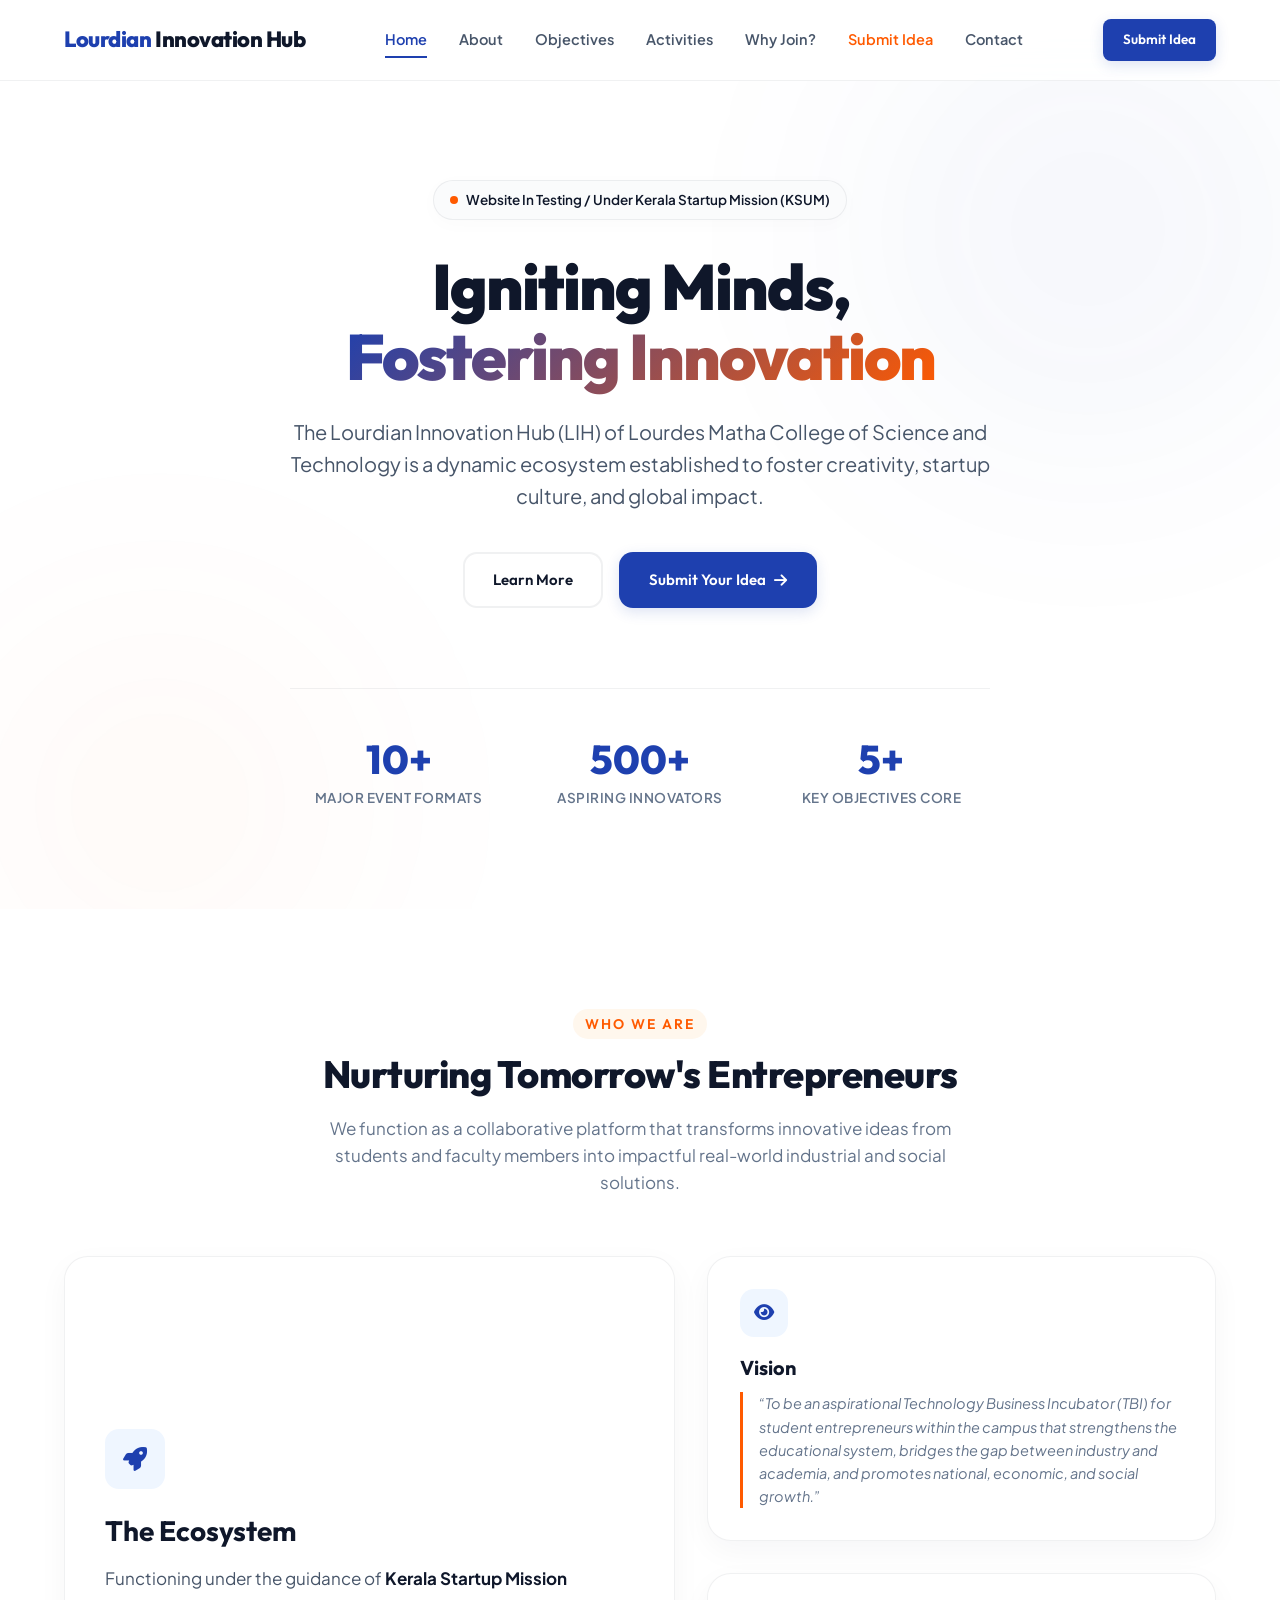
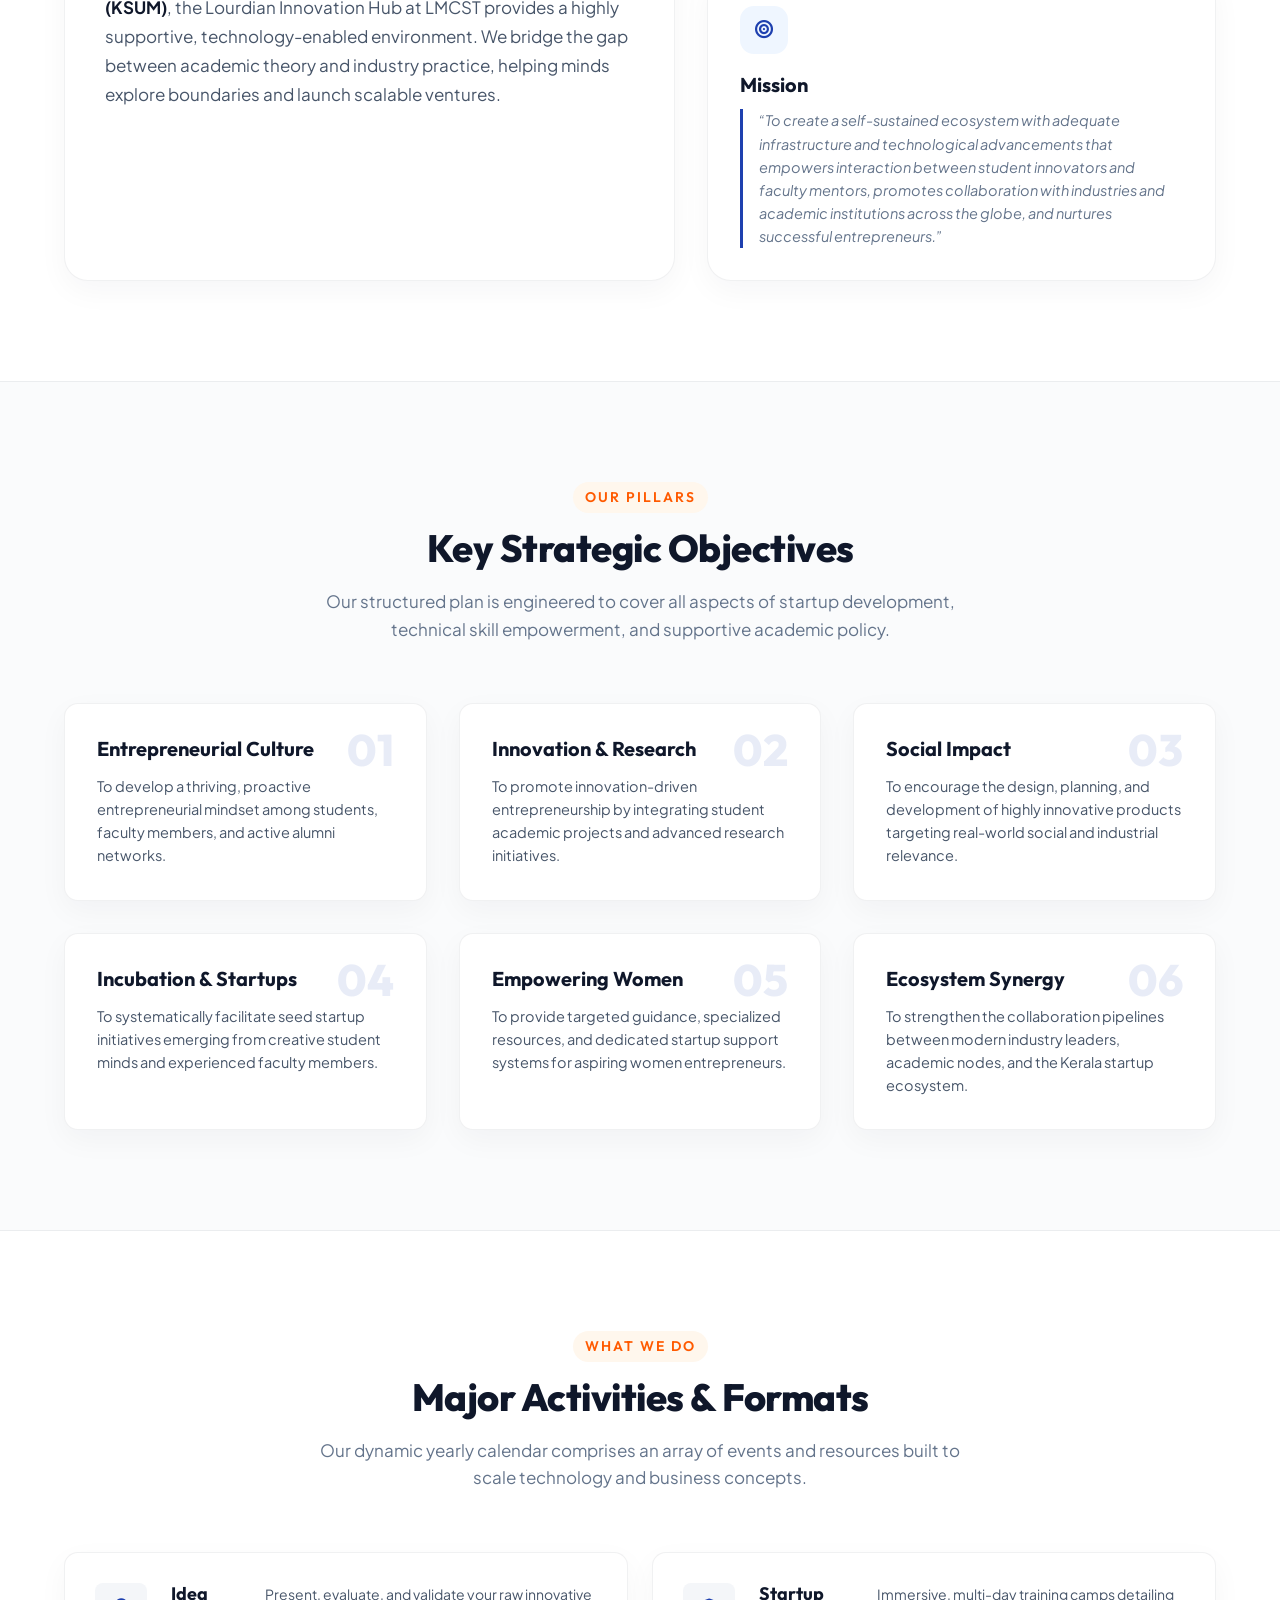
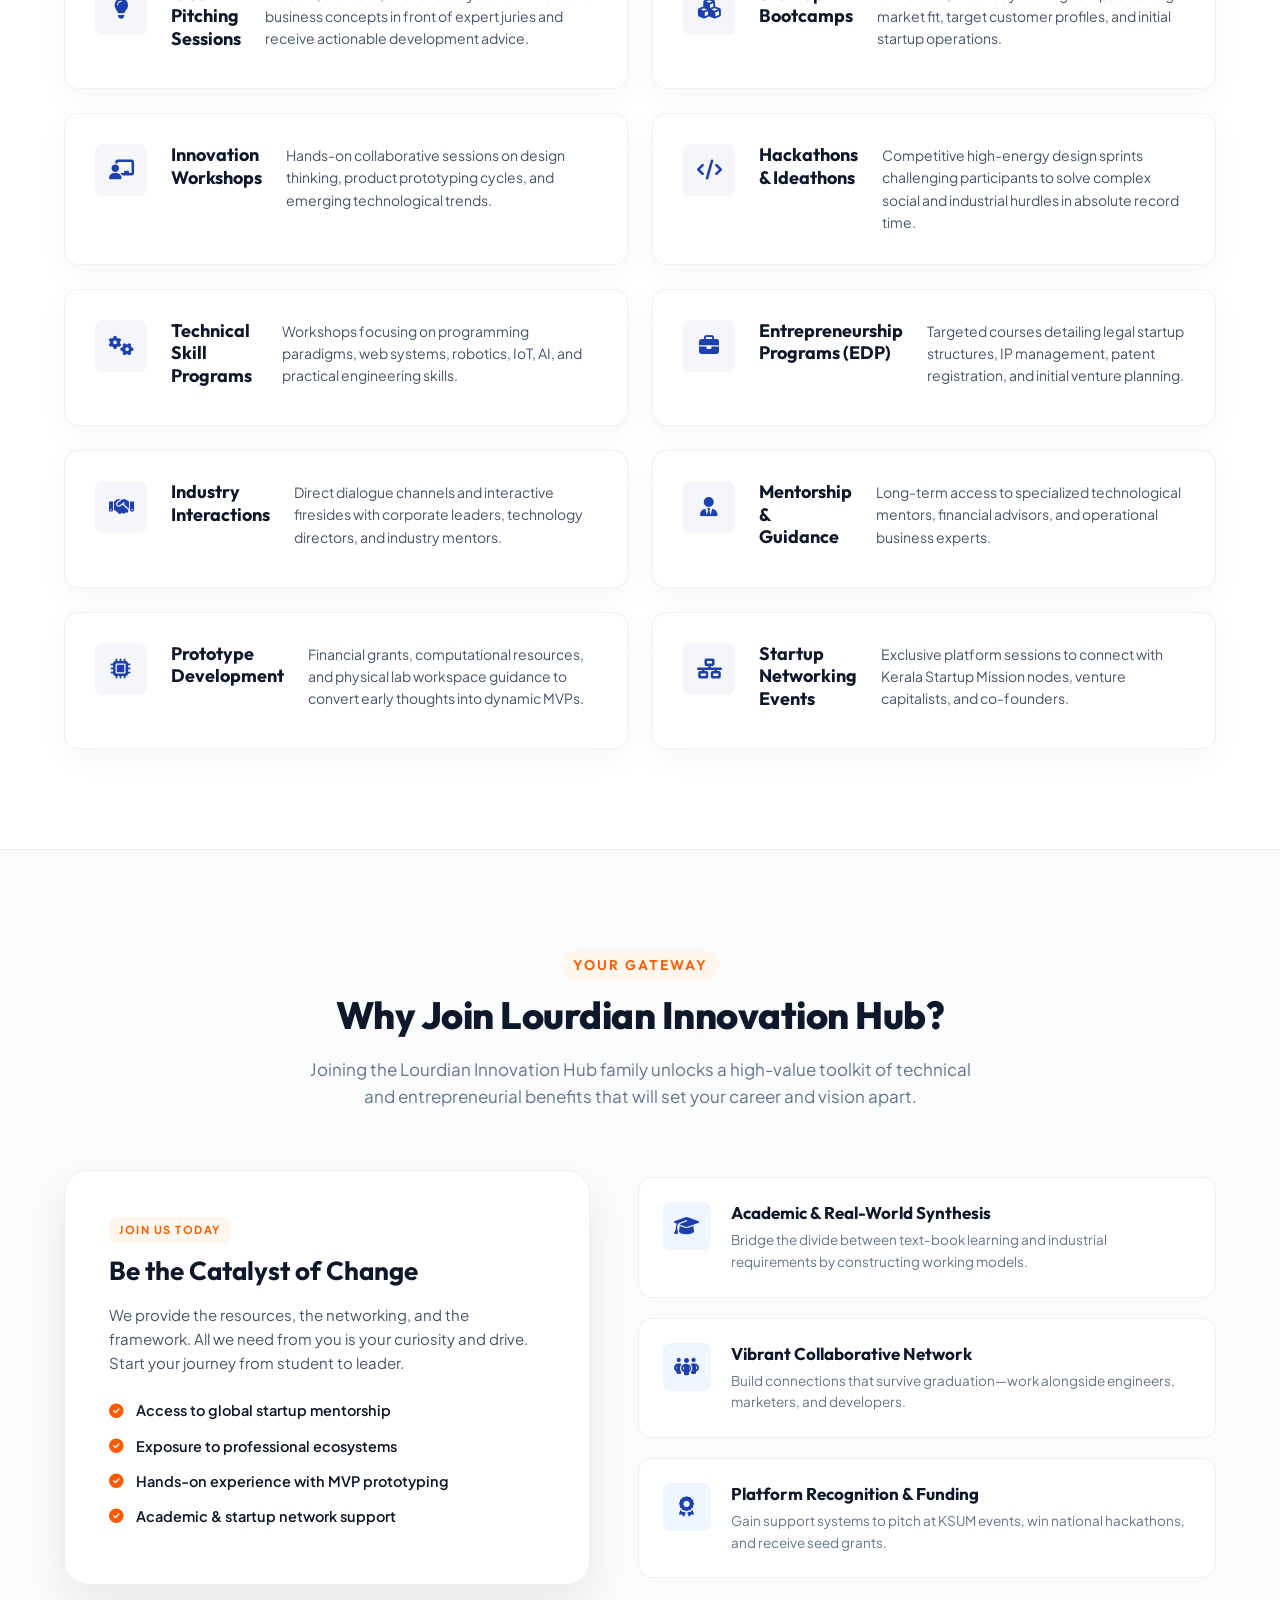
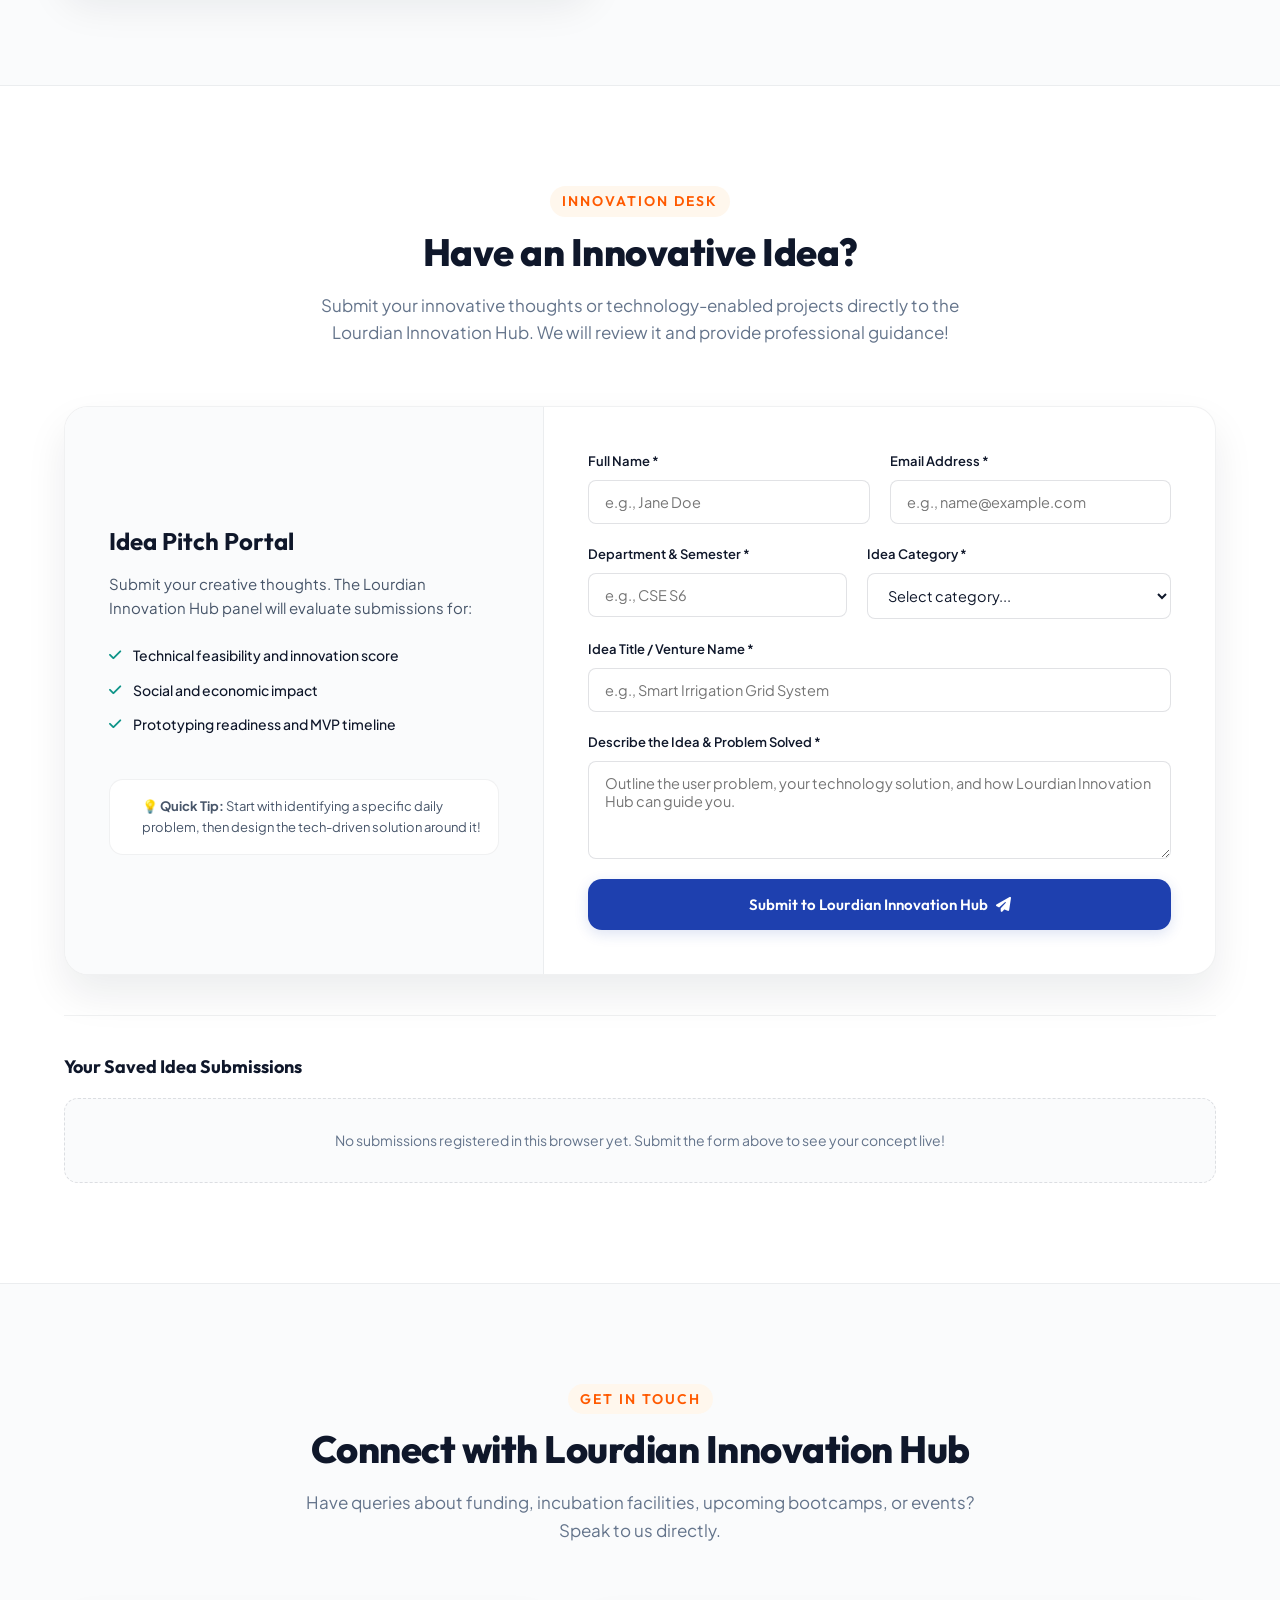
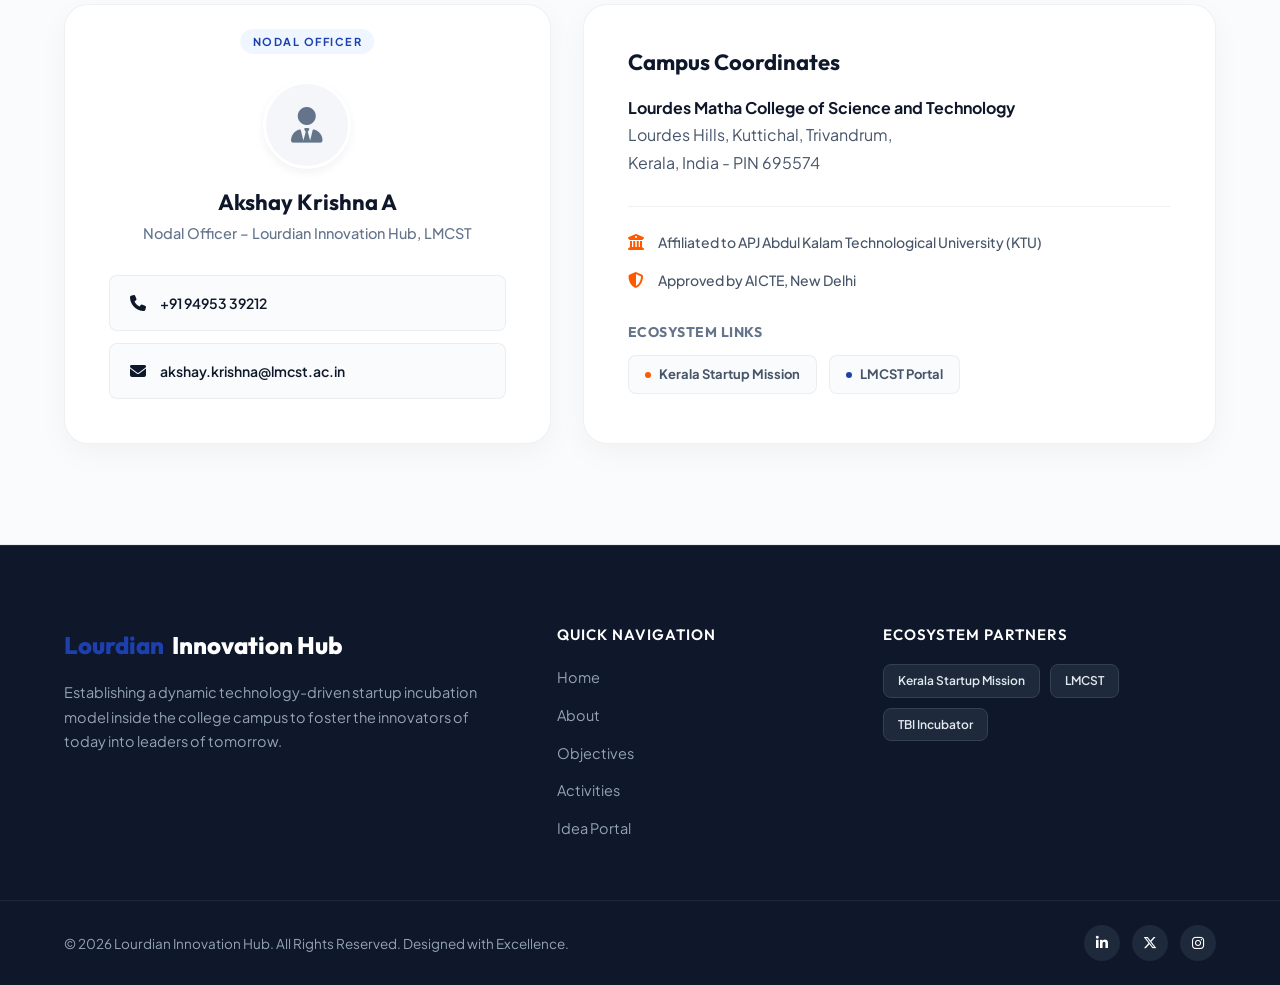
<file: index.html>
<!DOCTYPE html>
<html lang="en">
<head>
    <meta charset="UTF-8">
    <meta name="viewport" content="width=device-width, initial-scale=1.0">
    <title>Lourdian Innovation Hub | Lourdes Matha College of Science and Technology</title>
    <meta name="description" content="Lourdian Innovation Hub (LIH) of Lourdes Matha College of Science and Technology. Fostering creativity, startups, and entrepreneurship under Kerala Startup Mission.">
    <!-- Google Fonts -->
    <link rel="preconnect" href="https://fonts.googleapis.com">
    <link rel="preconnect" href="https://fonts.gstatic.com" crossorigin>
    <link href="https://fonts.googleapis.com/css2?family=Plus+Jakarta+Sans:wght@300;400;500;600;700;800&family=Outfit:wght@300;400;500;600;700;800&display=swap" rel="stylesheet">
    <!-- CSS Link -->
    <link rel="stylesheet" href="style.css">
    <!-- FontAwesome for some standard interface icons -->
    <link rel="stylesheet" href="https://cdnjs.cloudflare.com/ajax/libs/font-awesome/6.4.0/css/all.min.css">
</head>
<body>

    <!-- Header Navigation -->
    <header class="header">
        <div class="container header-container">
            <a href="#" class="logo">
                <span class="logo-accent">Lourdian</span> Innovation Hub
            </a>
            <nav class="nav-menu" id="navMenu">
                <a href="#home" class="nav-link active">Home</a>
                <a href="#about" class="nav-link">About</a>
                <a href="#objectives" class="nav-link">Objectives</a>
                <a href="#activities" class="nav-link">Activities</a>
                <a href="#why-join" class="nav-link">Why Join?</a>
                <a href="#idea-portal" class="nav-link idea-link">Submit Idea</a>
                <a href="#contact" class="nav-link">Contact</a>
            </nav>
            <div class="header-actions">
                <a href="#idea-portal" class="btn btn-primary btn-sm">Submit Idea</a>
                <button class="mobile-toggle" id="mobileToggle" aria-label="Toggle menu">
                    <span></span>
                    <span></span>
                    <span></span>
                </button>
            </div>
        </div>
    </header>

    <!-- Mobile Nav Overlay -->
    <div class="mobile-overlay" id="mobileOverlay"></div>

    <main>
        <!-- Hero Section -->
        <section id="home" class="hero">
            <div class="hero-bg-shapes">
                <div class="shape shape-1"></div>
                <div class="shape shape-2"></div>
            </div>
            <div class="container hero-container">
                <div class="hero-badge reveal">
                    <span class="badge-dot"></span> Website In Testing / Under Kerala Startup Mission (KSUM)
                </div>
                <h1 class="hero-title reveal">
                    Igniting Minds, <br>
                    <span class="text-gradient">Fostering Innovation</span>
                </h1>
                <p class="hero-lead reveal">
                    The Lourdian Innovation Hub (LIH) of Lourdes Matha College of Science and Technology is a dynamic ecosystem established to foster creativity, startup culture, and global impact.
                </p>
                <div class="hero-btns reveal">
                    <a href="#about" class="btn btn-secondary">Learn More</a>
                    <a href="#idea-portal" class="btn btn-primary">
                        Submit Your Idea <i class="fa-solid fa-arrow-right icon-right"></i>
                    </a>
                </div>

                <!-- Stats Summary Panel -->
                <div class="hero-stats reveal">
                    <div class="stat-card">
                        <div class="stat-num" data-val="10">0+</div>
                        <div class="stat-label">Major Event Formats</div>
                    </div>
                    <div class="stat-card">
                        <div class="stat-num" data-val="500">0+</div>
                        <div class="stat-label">Aspiring Innovators</div>
                    </div>
                    <div class="stat-card">
                        <div class="stat-num" data-val="5">0+</div>
                        <div class="stat-label">Key Objectives Core</div>
                    </div>
                </div>
            </div>
        </section>

        <!-- About Section -->
        <section id="about" class="about section-padding">
            <div class="container">
                <div class="section-header text-center">
                    <span class="subtitle">Who We Are</span>
                    <h2 class="section-title">Nurturing Tomorrow's Entrepreneurs</h2>
                    <p class="section-desc">
                        We function as a collaborative platform that transforms innovative ideas from students and faculty members into impactful real-world industrial and social solutions.
                    </p>
                </div>

                <div class="about-grid">
                    <!-- Main About Block -->
                    <div class="about-card main-about reveal">
                        <div class="icon-box">
                            <i class="fa-solid fa-rocket"></i>
                        </div>
                        <h3>The Ecosystem</h3>
                        <p>
                            Functioning under the guidance of <strong>Kerala Startup Mission (KSUM)</strong>, the Lourdian Innovation Hub at LMCST provides a highly supportive, technology-enabled environment. We bridge the gap between academic theory and industry practice, helping minds explore boundaries and launch scalable ventures.
                        </p>
                    </div>

                    <!-- Vision & Mission Blocks -->
                    <div class="about-card vision-card reveal">
                        <div class="icon-box">
                            <i class="fa-solid fa-eye"></i>
                        </div>
                        <h3>Vision</h3>
                        <blockquote>
                            “To be an aspirational Technology Business Incubator (TBI) for student entrepreneurs within the campus that strengthens the educational system, bridges the gap between industry and academia, and promotes national, economic, and social growth.”
                        </blockquote>
                    </div>

                    <div class="about-card mission-card reveal">
                        <div class="icon-box">
                            <i class="fa-solid fa-bullseye"></i>
                        </div>
                        <h3>Mission</h3>
                        <blockquote>
                            “To create a self-sustained ecosystem with adequate infrastructure and technological advancements that empowers interaction between student innovators and faculty mentors, promotes collaboration with industries and academic institutions across the globe, and nurtures successful entrepreneurs.”
                        </blockquote>
                    </div>
                </div>
            </div>
        </section>

        <!-- Objectives Section -->
        <section id="objectives" class="objectives section-padding bg-alt">
            <div class="container">
                <div class="section-header text-center">
                    <span class="subtitle">Our Pillars</span>
                    <h2 class="section-title">Key Strategic Objectives</h2>
                    <p class="section-desc">
                        Our structured plan is engineered to cover all aspects of startup development, technical skill empowerment, and supportive academic policy.
                    </p>
                </div>

                <div class="objectives-grid">
                    <div class="obj-card reveal">
                        <div class="obj-num">01</div>
                        <h3>Entrepreneurial Culture</h3>
                        <p>To develop a thriving, proactive entrepreneurial mindset among students, faculty members, and active alumni networks.</p>
                    </div>
                    <div class="obj-card reveal">
                        <div class="obj-num">02</div>
                        <h3>Innovation & Research</h3>
                        <p>To promote innovation-driven entrepreneurship by integrating student academic projects and advanced research initiatives.</p>
                    </div>
                    <div class="obj-card reveal">
                        <div class="obj-num">03</div>
                        <h3>Social Impact</h3>
                        <p>To encourage the design, planning, and development of highly innovative products targeting real-world social and industrial relevance.</p>
                    </div>
                    <div class="obj-card reveal">
                        <div class="obj-num">04</div>
                        <h3>Incubation & Startups</h3>
                        <p>To systematically facilitate seed startup initiatives emerging from creative student minds and experienced faculty members.</p>
                    </div>
                    <div class="obj-card reveal">
                        <div class="obj-num">05</div>
                        <h3>Empowering Women</h3>
                        <p>To provide targeted guidance, specialized resources, and dedicated startup support systems for aspiring women entrepreneurs.</p>
                    </div>
                    <div class="obj-card reveal">
                        <div class="obj-num">06</div>
                        <h3>Ecosystem Synergy</h3>
                        <p>To strengthen the collaboration pipelines between modern industry leaders, academic nodes, and the Kerala startup ecosystem.</p>
                    </div>
                </div>
            </div>
        </section>

        <!-- Activities Section -->
        <section id="activities" class="activities section-padding">
            <div class="container">
                <div class="section-header text-center">
                    <span class="subtitle">What We Do</span>
                    <h2 class="section-title">Major Activities & Formats</h2>
                    <p class="section-desc">
                        Our dynamic yearly calendar comprises an array of events and resources built to scale technology and business concepts.
                    </p>
                </div>

                <div class="activities-grid">
                    <!-- Activity 1 -->
                    <div class="activity-card reveal">
                        <div class="activity-icon">
                            <i class="fa-solid fa-lightbulb"></i>
                        </div>
                        <h3>Idea Pitching Sessions</h3>
                        <p>Present, evaluate, and validate your raw innovative business concepts in front of expert juries and receive actionable development advice.</p>
                    </div>
                    <!-- Activity 2 -->
                    <div class="activity-card reveal">
                        <div class="activity-icon">
                            <i class="fa-solid fa-cubes"></i>
                        </div>
                        <h3>Startup Bootcamps</h3>
                        <p>Immersive, multi-day training camps detailing market fit, target customer profiles, and initial startup operations.</p>
                    </div>
                    <!-- Activity 3 -->
                    <div class="activity-card reveal">
                        <div class="activity-icon">
                            <i class="fa-solid fa-chalkboard-user"></i>
                        </div>
                        <h3>Innovation Workshops</h3>
                        <p>Hands-on collaborative sessions on design thinking, product prototyping cycles, and emerging technological trends.</p>
                    </div>
                    <!-- Activity 4 -->
                    <div class="activity-card reveal">
                        <div class="activity-icon">
                            <i class="fa-solid fa-code"></i>
                        </div>
                        <h3>Hackathons & Ideathons</h3>
                        <p>Competitive high-energy design sprints challenging participants to solve complex social and industrial hurdles in absolute record time.</p>
                    </div>
                    <!-- Activity 5 -->
                    <div class="activity-card reveal">
                        <div class="activity-icon">
                            <i class="fa-solid fa-gears"></i>
                        </div>
                        <h3>Technical Skill Programs</h3>
                        <p>Workshops focusing on programming paradigms, web systems, robotics, IoT, AI, and practical engineering skills.</p>
                    </div>
                    <!-- Activity 6 -->
                    <div class="activity-card reveal">
                        <div class="activity-icon">
                            <i class="fa-solid fa-briefcase"></i>
                        </div>
                        <h3>Entrepreneurship Programs (EDP)</h3>
                        <p>Targeted courses detailing legal startup structures, IP management, patent registration, and initial venture planning.</p>
                    </div>
                    <!-- Activity 7 -->
                    <div class="activity-card reveal">
                        <div class="activity-icon">
                            <i class="fa-solid fa-handshake"></i>
                        </div>
                        <h3>Industry Interactions</h3>
                        <p>Direct dialogue channels and interactive firesides with corporate leaders, technology directors, and industry mentors.</p>
                    </div>
                    <!-- Activity 8 -->
                    <div class="activity-card reveal">
                        <div class="activity-icon">
                            <i class="fa-solid fa-user-tie"></i>
                        </div>
                        <h3>Mentorship & Guidance</h3>
                        <p>Long-term access to specialized technological mentors, financial advisors, and operational business experts.</p>
                    </div>
                    <!-- Activity 9 -->
                    <div class="activity-card reveal">
                        <div class="activity-icon">
                            <i class="fa-solid fa-microchip"></i>
                        </div>
                        <h3>Prototype Development</h3>
                        <p>Financial grants, computational resources, and physical lab workspace guidance to convert early thoughts into dynamic MVPs.</p>
                    </div>
                    <!-- Activity 10 -->
                    <div class="activity-card reveal">
                        <div class="activity-icon">
                            <i class="fa-solid fa-network-wired"></i>
                        </div>
                        <h3>Startup Networking Events</h3>
                        <p>Exclusive platform sessions to connect with Kerala Startup Mission nodes, venture capitalists, and co-founders.</p>
                    </div>
                </div>
            </div>
        </section>

        <!-- Why Join Section -->
        <section id="why-join" class="why-join section-padding bg-alt">
            <div class="container">
                <div class="section-header text-center">
                    <span class="subtitle">Your Gateway</span>
                    <h2 class="section-title">Why Join Lourdian Innovation Hub?</h2>
                    <p class="section-desc">
                        Joining the Lourdian Innovation Hub family unlocks a high-value toolkit of technical and entrepreneurial benefits that will set your career and vision apart.
                    </p>
                </div>

                <div class="why-grid">
                    <div class="why-img-block reveal">
                        <div class="why-card-spotlight">
                            <div class="spotlight-header">
                                <span class="spotlight-tag">JOIN US TODAY</span>
                                <h3>Be the Catalyst of Change</h3>
                            </div>
                            <p>We provide the resources, the networking, and the framework. All we need from you is your curiosity and drive. Start your journey from student to leader.</p>
                            <ul class="why-bullets">
                                <li><i class="fa-solid fa-circle-check text-accent"></i> Access to global startup mentorship</li>
                                <li><i class="fa-solid fa-circle-check text-accent"></i> Exposure to professional ecosystems</li>
                                <li><i class="fa-solid fa-circle-check text-accent"></i> Hands-on experience with MVP prototyping</li>
                                <li><i class="fa-solid fa-circle-check text-accent"></i> Academic & startup network support</li>
                            </ul>
                        </div>
                    </div>
                    <div class="why-features-block">
                        <!-- Card 1 -->
                        <div class="why-feat-card reveal">
                            <div class="feat-icon"><i class="fa-solid fa-graduation-cap"></i></div>
                            <div>
                                <h4>Academic & Real-World Synthesis</h4>
                                <p>Bridge the divide between text-book learning and industrial requirements by constructing working models.</p>
                            </div>
                        </div>
                        <!-- Card 2 -->
                        <div class="why-feat-card reveal">
                            <div class="feat-icon"><i class="fa-solid fa-people-group"></i></div>
                            <div>
                                <h4>Vibrant Collaborative Network</h4>
                                <p>Build connections that survive graduation—work alongside engineers, marketers, and developers.</p>
                            </div>
                        </div>
                        <!-- Card 3 -->
                        <div class="why-feat-card reveal">
                            <div class="feat-icon"><i class="fa-solid fa-award"></i></div>
                            <div>
                                <h4>Platform Recognition & Funding</h4>
                                <p>Gain support systems to pitch at KSUM events, win national hackathons, and receive seed grants.</p>
                            </div>
                        </div>
                    </div>
                </div>
            </div>
        </section>

        <!-- Interactive Idea Submission Portal -->
        <section id="idea-portal" class="idea-portal section-padding">
            <div class="container">
                <div class="section-header text-center">
                    <span class="subtitle">Innovation Desk</span>
                    <h2 class="section-title">Have an Innovative Idea?</h2>
                    <p class="section-desc">
                        Submit your innovative thoughts or technology-enabled projects directly to the Lourdian Innovation Hub. We will review it and provide professional guidance!
                    </p>
                </div>

                <div class="portal-container reveal">
                    <div class="portal-info">
                        <h3>Idea Pitch Portal</h3>
                        <p>Submit your creative thoughts. The Lourdian Innovation Hub panel will evaluate submissions for:</p>
                        <ul class="portal-check-list">
                            <li><i class="fa-solid fa-check"></i> Technical feasibility and innovation score</li>
                            <li><i class="fa-solid fa-check"></i> Social and economic impact</li>
                            <li><i class="fa-solid fa-check"></i> Prototyping readiness and MVP timeline</li>
                        </ul>
                        <div class="portal-mascot">
                            <i class="fa-solid fa-brain-circuit"></i>
                            <div>
                                <strong>💡 Quick Tip:</strong>
                                <span class="tip-text">Start with identifying a specific daily problem, then design the tech-driven solution around it!</span>
                            </div>
                        </div>
                    </div>
                    <div class="portal-form-wrapper">
                        <form id="ideaForm" class="portal-form">
                            <div class="form-row">
                                <div class="form-group">
                                    <label for="studentName">Full Name *</label>
                                    <input type="text" id="studentName" required placeholder="e.g., Jane Doe">
                                </div>
                                <div class="form-group">
                                    <label for="studentEmail">Email Address *</label>
                                    <input type="email" id="studentEmail" required placeholder="e.g., name@example.com">
                                </div>
                            </div>
                            <div class="form-row">
                                <div class="form-group">
                                    <label for="studentBranch">Department & Semester *</label>
                                    <input type="text" id="studentBranch" required placeholder="e.g., CSE S6">
                                </div>
                                <div class="form-group">
                                    <label for="ideaCategory">Idea Category *</label>
                                    <select id="ideaCategory" required>
                                        <option value="" disabled selected>Select category...</option>
                                        <option value="software">Software / SaaS / Mobile App</option>
                                        <option value="hardware">Hardware / IoT / Robotics</option>
                                        <option value="social">Social Entrepreneurship / Green Tech</option>
                                        <option value="other">Other Unique Concept</option>
                                    </select>
                                </div>
                            </div>
                            <div class="form-group">
                                <label for="ideaTitle">Idea Title / Venture Name *</label>
                                <input type="text" id="ideaTitle" required placeholder="e.g., Smart Irrigation Grid System">
                            </div>
                            <div class="form-group">
                                <label for="ideaDesc">Describe the Idea & Problem Solved *</label>
                                <textarea id="ideaDesc" rows="4" required placeholder="Outline the user problem, your technology solution, and how Lourdian Innovation Hub can guide you."></textarea>
                            </div>
                            <button type="submit" class="btn btn-primary btn-block">
                                Submit to Lourdian Innovation Hub <i class="fa-solid fa-paper-plane icon-right"></i>
                            </button>
                        </form>

                        <!-- Submission Success View -->
                        <div id="formSuccess" class="form-success-message hidden">
                            <div class="success-icon"><i class="fa-solid fa-circle-check"></i></div>
                            <h3>Idea Submitted Successfully!</h3>
                            <p>Thank you for initiating your innovation. Our Nodal Officer and mentors will review the details and get back to you shortly at the provided email.</p>
                            <div class="submitted-details">
                                <strong>Ticket:</strong> <span id="ticketId">#LIH-9921</span>
                            </div>
                            <button id="resetFormBtn" class="btn btn-secondary btn-sm">Submit Another Idea</button>
                        </div>
                    </div>
                </div>

                <!-- Live Submissions Drawer (Reads from LocalStorage) -->
                <div class="live-ideas-section reveal" id="liveIdeasSection">
                    <h3>Your Saved Idea Submissions</h3>
                    <div id="liveIdeasGrid" class="live-ideas-grid">
                        <div class="no-ideas">No submissions registered in this browser yet. Submit the form above to see your concept live!</div>
                    </div>
                </div>
            </div>
        </section>

        <!-- Contact Section -->
        <section id="contact" class="contact section-padding bg-alt">
            <div class="container">
                <div class="section-header text-center">
                    <span class="subtitle">Get In Touch</span>
                    <h2 class="section-title">Connect with Lourdian Innovation Hub</h2>
                    <p class="section-desc">
                        Have queries about funding, incubation facilities, upcoming bootcamps, or events? Speak to us directly.
                    </p>
                </div>

                <div class="contact-grid">
                    <!-- Nodal Officer Card -->
                    <div class="nodal-card reveal">
                        <div class="nodal-badge">Nodal Officer</div>
                        <div class="nodal-avatar">
                            <i class="fa-solid fa-user-tie"></i>
                        </div>
                        <h3>Akshay Krishna A</h3>
                        <p class="nodal-title">Nodal Officer – Lourdian Innovation Hub, LMCST</p>
                        
                        <div class="nodal-contact-details">
                            <a href="tel:+919495339212" class="contact-item">
                                <div class="item-icon"><i class="fa-solid fa-phone"></i></div>
                                <span>+91 94953 39212</span>
                            </a>
                            <a href="mailto:akshay.krishna@lmcst.ac.in" class="contact-item">
                                <div class="item-icon"><i class="fa-solid fa-envelope"></i></div>
                                <span>akshay.krishna@lmcst.ac.in</span>
                            </a>
                        </div>
                    </div>

                    <!-- LMCST Address and Map Details -->
                    <div class="location-card reveal">
                        <h3>Campus Coordinates</h3>
                        <p class="campus-address">
                            <strong>Lourdes Matha College of Science and Technology</strong><br>
                            Lourdes Hills, Kuttichal, Trivandrum,<br>
                            Kerala, India - PIN 695574
                        </p>
                        
                        <div class="coord-details">
                            <div class="coord-item">
                                <i class="fa-solid fa-university text-accent"></i>
                                <span>Affiliated to APJ Abdul Kalam Technological University (KTU)</span>
                            </div>
                            <div class="coord-item">
                                <i class="fa-solid fa-shield-halved text-accent"></i>
                                <span>Approved by AICTE, New Delhi</span>
                            </div>
                        </div>

                        <!-- Elegant Quick Links / Socials -->
                        <div class="social-links-wrapper">
                            <h4>Ecosystem Links</h4>
                            <div class="social-flex">
                                <a href="https://startupmission.kerala.gov.in/" target="_blank" class="social-badge ksum-badge">
                                    <span class="dot red-dot"></span> Kerala Startup Mission
                                </a>
                                <a href="http://lmcst.ac.in/" target="_blank" class="social-badge college-badge">
                                    <span class="dot blue-dot"></span> LMCST Portal
                                </a>
                            </div>
                        </div>
                    </div>
                </div>
            </div>
        </section>
    </main>

    <!-- Footer -->
    <footer class="footer">
        <div class="container footer-container">
            <div class="footer-brand">
                <a href="#" class="footer-logo"><span class="logo-accent">Lourdian</span> Innovation Hub</a>
                <p>Establishing a dynamic technology-driven startup incubation model inside the college campus to foster the innovators of today into leaders of tomorrow.</p>
            </div>
            <div class="footer-links">
                <h4>Quick Navigation</h4>
                <ul>
                    <li><a href="#home">Home</a></li>
                    <li><a href="#about">About</a></li>
                    <li><a href="#objectives">Objectives</a></li>
                    <li><a href="#activities">Activities</a></li>
                    <li><a href="#idea-portal">Idea Portal</a></li>
                </ul>
            </div>
            <div class="footer-affil">
                <h4>Ecosystem Partners</h4>
                <div class="partner-logos">
                    <span class="partner-tag">Kerala Startup Mission</span>
                    <span class="partner-tag">LMCST</span>
                    <span class="partner-tag">TBI Incubator</span>
                </div>
            </div>
        </div>
        <div class="footer-bottom">
            <div class="container footer-bottom-container">
                <p>&copy; 2026 Lourdian Innovation Hub. All Rights Reserved. Designed with Excellence.</p>
                <div class="footer-socials">
                    <a href="#" aria-label="LinkedIn"><i class="fa-brands fa-linkedin-in"></i></a>
                    <a href="#" aria-label="Twitter"><i class="fa-brands fa-x-twitter"></i></a>
                    <a href="#" aria-label="Instagram"><i class="fa-brands fa-instagram"></i></a>
                </div>
            </div>
        </div>
    </footer>

    <!-- JS Link -->
    <script src="script.js"></script>
</body>
</html>
</file>
<file: style.css>
/* -------------------------------------------------------------
   Lourdian Innovation Hub Premium Minimalist Stylesheet
   Designed with professional, modern white/light grid layouts
------------------------------------------------------------- */

/* Custom Variables */
:root {
    --bg-primary: #ffffff;
    --bg-secondary: #fafbfc;
    --bg-tertiary: #f4f6f9;
    --text-primary: #0f172a;
    --text-secondary: #475569;
    --text-muted: #64748b;
    --color-primary: #1e40af; /* Deep Royal Blue */
    --color-primary-light: #eff6ff;
    --color-accent: #ff5a00; /* KSUM Vibrant Orange */
    --color-accent-light: #fff7ed;
    --color-teal: #0d9488;
    --border-color: rgba(15, 23, 42, 0.06);
    --border-color-hover: rgba(15, 23, 42, 0.12);
    
    /* Shadows */
    --shadow-subtle: 0 4px 20px rgba(0, 0, 0, 0.02);
    --shadow-card: 0 10px 30px rgba(15, 23, 42, 0.04);
    --shadow-hover: 0 20px 40px rgba(15, 23, 42, 0.08);
    --shadow-header: 0 4px 30px rgba(0, 0, 0, 0.02);
    
    /* Border Radii */
    --radius-sm: 8px;
    --radius-md: 14px;
    --radius-lg: 24px;
    --radius-full: 9999px;
    
    /* Transitions */
    --transition-fast: all 0.2s cubic-bezier(0.4, 0, 0.2, 1);
    --transition-smooth: all 0.4s cubic-bezier(0.4, 0, 0.2, 1);
    --transition-spring: all 0.5s cubic-bezier(0.175, 0.885, 0.32, 1.275);
    
    /* Container Width */
    --max-width: 1200px;
}

/* -------------------------------------------------------------
   Base Resets & Global Styles
------------------------------------------------------------- */
* {
    box-sizing: border-box;
    margin: 0;
    padding: 0;
}

html {
    scroll-behavior: smooth;
    -webkit-font-smoothing: antialiased;
    -moz-osx-font-smoothing: grayscale;
}

body {
    background-color: var(--bg-primary);
    color: var(--text-secondary);
    font-family: 'Plus Jakarta Sans', sans-serif;
    font-size: 16px;
    line-height: 1.6;
    overflow-x: hidden;
}

h1, h2, h3, h4, h5, h6 {
    color: var(--text-primary);
    font-family: 'Outfit', sans-serif;
    font-weight: 700;
    line-height: 1.25;
}

a {
    color: inherit;
    text-decoration: none;
    transition: var(--transition-fast);
}

img {
    max-width: 100%;
    height: auto;
    display: block;
}

.container {
    width: 100%;
    max-width: var(--max-width);
    margin: 0 auto;
    padding: 0 24px;
}

.section-padding {
    padding: 100px 0;
}

.bg-alt {
    background-color: var(--bg-secondary);
    border-top: 1px solid var(--border-color);
    border-bottom: 1px solid var(--border-color);
}

/* -------------------------------------------------------------
   Typography Utilities & Header Components
------------------------------------------------------------- */
.text-gradient {
    background: linear-gradient(135deg, var(--color-primary) 0%, var(--color-accent) 100%);
    -webkit-background-clip: text;
    -webkit-text-fill-color: transparent;
    background-clip: text;
}

.section-header {
    max-width: 680px;
    margin: 0 auto 60px auto;
}

.subtitle {
    display: inline-block;
    color: var(--color-accent);
    font-family: 'Outfit', sans-serif;
    font-weight: 600;
    font-size: 14px;
    letter-spacing: 2px;
    text-transform: uppercase;
    margin-bottom: 12px;
    padding: 4px 12px;
    background-color: var(--color-accent-light);
    border-radius: var(--radius-full);
}

.section-title {
    font-size: 38px;
    font-weight: 800;
    margin-bottom: 16px;
    letter-spacing: -0.5px;
}

.section-desc {
    font-size: 17px;
    color: var(--text-muted);
}

.text-center {
    text-align: center;
}

/* -------------------------------------------------------------
   Buttons
------------------------------------------------------------- */
.btn {
    display: inline-flex;
    align-items: center;
    justify-content: center;
    padding: 14px 28px;
    font-family: 'Outfit', sans-serif;
    font-weight: 600;
    font-size: 15px;
    border-radius: var(--radius-md);
    cursor: pointer;
    transition: var(--transition-spring);
    border: 2px solid transparent;
}

.btn-primary {
    background-color: var(--color-primary);
    color: var(--bg-primary);
    box-shadow: 0 4px 14px rgba(30, 64, 175, 0.15);
}

.btn-primary:hover {
    background-color: #1e3a8a;
    transform: translateY(-2px);
    box-shadow: 0 6px 20px rgba(30, 64, 175, 0.25);
}

.btn-secondary {
    background-color: var(--bg-primary);
    color: var(--text-primary);
    border-color: var(--border-color);
}

.btn-secondary:hover {
    background-color: var(--bg-tertiary);
    border-color: var(--border-color-hover);
    transform: translateY(-2px);
}

.btn-sm {
    padding: 8px 18px;
    font-size: 13.5px;
    border-radius: var(--radius-sm);
}

.btn-block {
    display: flex;
    width: 100%;
}

.icon-right {
    margin-left: 8px;
    transition: var(--transition-fast);
}

.btn:hover .icon-right {
    transform: translateX(3px);
}

/* -------------------------------------------------------------
   Header & Navigation
------------------------------------------------------------- */
.header {
    position: fixed;
    top: 0;
    left: 0;
    right: 0;
    z-index: 1000;
    background-color: rgba(255, 255, 255, 0.85);
    backdrop-filter: blur(16px);
    -webkit-backdrop-filter: blur(16px);
    border-bottom: 1px solid var(--border-color);
    transition: var(--transition-smooth);
}

.header.scrolled {
    padding: 8px 0;
    box-shadow: var(--shadow-header);
    background-color: rgba(255, 255, 255, 0.95);
}

.header-container {
    display: flex;
    align-items: center;
    justify-content: space-between;
    height: 80px;
    transition: var(--transition-smooth);
}

.header.scrolled .header-container {
    height: 64px;
}

.logo {
    font-family: 'Outfit', sans-serif;
    font-weight: 800;
    font-size: 22px;
    color: var(--text-primary);
    display: flex;
    align-items: center;
    letter-spacing: -0.5px;
}

.logo-accent {
    color: var(--color-primary);
    margin-right: 4px;
}

.nav-menu {
    display: flex;
    align-items: center;
    gap: 32px;
}

.nav-link {
    font-size: 14.5px;
    font-weight: 600;
    color: var(--text-secondary);
    position: relative;
    padding: 6px 0;
}

.nav-link:hover, .nav-link.active {
    color: var(--color-primary);
}

.nav-link::after {
    content: '';
    position: absolute;
    bottom: 0;
    left: 0;
    width: 0;
    height: 2px;
    background-color: var(--color-primary);
    transition: var(--transition-fast);
}

.nav-link:hover::after, .nav-link.active::after {
    width: 100%;
}

.nav-link.idea-link {
    color: var(--color-accent);
}

.nav-link.idea-link::after {
    background-color: var(--color-accent);
}

.header-actions {
    display: flex;
    align-items: center;
    gap: 16px;
}

/* Mobile Toggle Hamburger */
.mobile-toggle {
    display: none;
    flex-direction: column;
    justify-content: space-between;
    width: 24px;
    height: 18px;
    background: none;
    border: none;
    cursor: pointer;
    z-index: 1010;
}

.mobile-toggle span {
    display: block;
    width: 100%;
    height: 2px;
    background-color: var(--text-primary);
    border-radius: var(--radius-full);
    transition: var(--transition-smooth);
}

/* -------------------------------------------------------------
   Hero Section
------------------------------------------------------------- */
.hero {
    position: relative;
    padding: 180px 0 100px 0;
    background-color: var(--bg-primary);
    overflow: hidden;
}

.hero-bg-shapes {
    position: absolute;
    top: 0;
    left: 0;
    width: 100%;
    height: 100%;
    pointer-events: none;
    z-index: 1;
}

.shape {
    position: absolute;
    border-radius: var(--radius-full);
    filter: blur(120px);
    opacity: 0.35;
}

.shape-1 {
    top: -10%;
    right: -10%;
    width: 50vw;
    height: 50vw;
    background: radial-gradient(circle, rgba(30,64,175,0.2) 0%, rgba(255,255,255,0) 70%);
}

.shape-2 {
    bottom: -20%;
    left: -10%;
    width: 45vw;
    height: 45vw;
    background: radial-gradient(circle, rgba(255,90,0,0.15) 0%, rgba(255,255,255,0) 70%);
}

.hero-container {
    position: relative;
    z-index: 2;
    text-align: center;
    max-width: 860px;
}

.hero-badge {
    display: inline-flex;
    align-items: center;
    gap: 8px;
    padding: 8px 16px;
    background-color: var(--bg-secondary);
    border: 1px solid var(--border-color);
    border-radius: var(--radius-full);
    font-size: 13.5px;
    font-weight: 600;
    color: var(--text-primary);
    margin-bottom: 32px;
    box-shadow: var(--shadow-subtle);
}

.badge-dot {
    width: 8px;
    height: 8px;
    background-color: var(--color-accent);
    border-radius: var(--radius-full);
    display: inline-block;
    animation: pulse 2s infinite;
}

@keyframes pulse {
    0% { transform: scale(0.95); box-shadow: 0 0 0 0 rgba(255, 90, 0, 0.5); }
    70% { transform: scale(1); box-shadow: 0 0 0 8px rgba(255, 90, 0, 0); }
    100% { transform: scale(0.95); box-shadow: 0 0 0 0 rgba(255, 90, 0, 0); }
}

.hero-title {
    font-size: 64px;
    font-weight: 850;
    letter-spacing: -2px;
    margin-bottom: 24px;
    line-height: 1.1;
}

.hero-lead {
    font-size: 20px;
    color: var(--text-secondary);
    margin-bottom: 40px;
    max-width: 720px;
    margin-left: auto;
    margin-right: auto;
    font-weight: 400;
}

.hero-btns {
    display: flex;
    justify-content: center;
    gap: 16px;
    margin-bottom: 80px;
}

/* Hero Stats */
.hero-stats {
    display: grid;
    grid-template-columns: repeat(3, 1fr);
    gap: 24px;
    border-top: 1px solid var(--border-color);
    padding-top: 50px;
    max-width: 700px;
    margin: 0 auto;
}

.stat-card {
    text-align: center;
}

.stat-num {
    font-family: 'Outfit', sans-serif;
    font-size: 40px;
    font-weight: 800;
    color: var(--color-primary);
    line-height: 1;
    margin-bottom: 8px;
}

.stat-label {
    font-size: 13.5px;
    font-weight: 600;
    color: var(--text-muted);
    text-transform: uppercase;
    letter-spacing: 0.5px;
}

/* -------------------------------------------------------------
   About Section
------------------------------------------------------------- */
.about-grid {
    display: grid;
    grid-template-columns: 1.2fr 1fr;
    gap: 32px;
}

.about-card {
    background-color: var(--bg-primary);
    border: 1px solid var(--border-color);
    border-radius: var(--radius-lg);
    padding: 40px;
    box-shadow: var(--shadow-card);
    transition: var(--transition-smooth);
    position: relative;
    overflow: hidden;
}

.about-card:hover {
    transform: translateY(-4px);
    box-shadow: var(--shadow-hover);
    border-color: var(--border-color-hover);
}

.icon-box {
    width: 60px;
    height: 60px;
    border-radius: var(--radius-md);
    background-color: var(--color-primary-light);
    color: var(--color-primary);
    display: flex;
    align-items: center;
    justify-content: center;
    font-size: 24px;
    margin-bottom: 24px;
}

.main-about {
    grid-row: span 2;
    display: flex;
    flex-direction: column;
    justify-content: center;
}

.main-about h3 {
    font-size: 28px;
    margin-bottom: 16px;
}

.main-about p {
    color: var(--text-secondary);
    font-size: 17px;
    line-height: 1.7;
}

.main-about strong {
    color: var(--text-primary);
}

.vision-card, .mission-card {
    padding: 32px;
}

.vision-card .icon-box, .mission-card .icon-box {
    width: 48px;
    height: 48px;
    font-size: 18px;
    margin-bottom: 18px;
}

.vision-card h3, .mission-card h3 {
    font-size: 20px;
    margin-bottom: 12px;
}

.vision-card blockquote, .mission-card blockquote {
    font-family: 'Plus Jakarta Sans', sans-serif;
    font-size: 14.5px;
    font-style: italic;
    color: var(--text-muted);
    border-left: 3px solid var(--color-accent);
    padding-left: 16px;
    line-height: 1.6;
}

.mission-card blockquote {
    border-left-color: var(--color-primary);
}

/* -------------------------------------------------------------
   Objectives Section
------------------------------------------------------------- */
.objectives-grid {
    display: grid;
    grid-template-columns: repeat(3, 1fr);
    gap: 32px;
}

.obj-card {
    background-color: var(--bg-primary);
    border: 1px solid var(--border-color);
    border-radius: var(--radius-md);
    padding: 32px;
    box-shadow: var(--shadow-card);
    transition: var(--transition-smooth);
    position: relative;
}

.obj-card:hover {
    transform: translateY(-6px);
    box-shadow: var(--shadow-hover);
    border-color: rgba(30, 64, 175, 0.2);
}

.obj-num {
    font-family: 'Outfit', sans-serif;
    font-size: 44px;
    font-weight: 800;
    color: rgba(30, 64, 175, 0.1);
    position: absolute;
    top: 24px;
    right: 32px;
    line-height: 1;
}

.obj-card h3 {
    font-size: 20px;
    margin-bottom: 14px;
    padding-right: 40px;
}

.obj-card p {
    font-size: 14.5px;
    color: var(--text-secondary);
}

/* -------------------------------------------------------------
   Activities Section
------------------------------------------------------------- */
.activities-grid {
    display: grid;
    grid-template-columns: repeat(2, 1fr);
    gap: 24px;
}

.activity-card {
    background-color: var(--bg-primary);
    border: 1px solid var(--border-color);
    border-radius: var(--radius-md);
    padding: 30px;
    display: flex;
    gap: 24px;
    transition: var(--transition-smooth);
    box-shadow: var(--shadow-card);
}

.activity-card:hover {
    transform: translateY(-4px);
    box-shadow: var(--shadow-hover);
    border-color: var(--border-color-hover);
}

.activity-icon {
    flex-shrink: 0;
    width: 52px;
    height: 52px;
    border-radius: var(--radius-sm);
    background-color: var(--bg-tertiary);
    color: var(--color-primary);
    display: flex;
    align-items: center;
    justify-content: center;
    font-size: 20px;
    transition: var(--transition-smooth);
}

.activity-card:hover .activity-icon {
    background-color: var(--color-primary);
    color: var(--bg-primary);
}

.activity-card h3 {
    font-size: 18px;
    margin-bottom: 8px;
}

.activity-card p {
    font-size: 14px;
    color: var(--text-secondary);
}

/* -------------------------------------------------------------
   Why Join Section
------------------------------------------------------------- */
.why-grid {
    display: grid;
    grid-template-columns: 1fr 1.1fr;
    gap: 48px;
    align-items: center;
}

.why-card-spotlight {
    background-color: var(--bg-primary);
    border: 1px solid var(--border-color);
    border-radius: var(--radius-lg);
    padding: 44px;
    box-shadow: var(--shadow-hover);
    position: relative;
}

.spotlight-tag {
    display: inline-block;
    color: var(--color-accent);
    font-size: 11px;
    font-weight: 700;
    letter-spacing: 1.5px;
    background-color: var(--color-accent-light);
    padding: 4px 10px;
    border-radius: var(--radius-sm);
    margin-bottom: 12px;
}

.why-card-spotlight h3 {
    font-size: 26px;
    margin-bottom: 16px;
}

.why-card-spotlight p {
    font-size: 15px;
    color: var(--text-secondary);
    margin-bottom: 24px;
}

.why-bullets {
    list-style: none;
}

.why-bullets li {
    display: flex;
    align-items: center;
    gap: 12px;
    font-size: 14.5px;
    font-weight: 600;
    color: var(--text-primary);
    margin-bottom: 12px;
}

.text-accent {
    color: var(--color-accent);
}

.why-features-block {
    display: flex;
    flex-direction: column;
    gap: 20px;
}

.why-feat-card {
    background-color: var(--bg-primary);
    border: 1px solid var(--border-color);
    border-radius: var(--radius-md);
    padding: 24px;
    display: flex;
    gap: 20px;
    transition: var(--transition-smooth);
}

.why-feat-card:hover {
    border-color: var(--border-color-hover);
    box-shadow: var(--shadow-card);
    transform: translateX(4px);
}

.feat-icon {
    width: 48px;
    height: 48px;
    border-radius: var(--radius-sm);
    background-color: var(--color-primary-light);
    color: var(--color-primary);
    display: flex;
    align-items: center;
    justify-content: center;
    font-size: 20px;
    flex-shrink: 0;
}

.why-feat-card h4 {
    font-size: 17px;
    margin-bottom: 6px;
}

.why-feat-card p {
    font-size: 13.5px;
    color: var(--text-muted);
}

/* -------------------------------------------------------------
   Idea Submission Portal Section
------------------------------------------------------------- */
.portal-container {
    display: grid;
    grid-template-columns: 1fr 1.4fr;
    border: 1px solid var(--border-color);
    border-radius: var(--radius-lg);
    overflow: hidden;
    box-shadow: var(--shadow-hover);
    background-color: var(--bg-primary);
}

.portal-info {
    background-color: var(--bg-secondary);
    border-right: 1px solid var(--border-color);
    padding: 44px;
    display: flex;
    flex-direction: column;
    justify-content: center;
}

.portal-info h3 {
    font-size: 24px;
    margin-bottom: 16px;
}

.portal-info p {
    font-size: 15px;
    margin-bottom: 24px;
}

.portal-check-list {
    list-style: none;
    margin-bottom: 32px;
}

.portal-check-list li {
    display: flex;
    align-items: center;
    gap: 12px;
    font-size: 14px;
    color: var(--text-primary);
    font-weight: 500;
    margin-bottom: 12px;
}

.portal-check-list li i {
    color: var(--color-teal);
}

.portal-mascot {
    display: flex;
    gap: 16px;
    background-color: var(--bg-primary);
    border: 1px solid var(--border-color);
    padding: 16px;
    border-radius: var(--radius-md);
    font-size: 13px;
    align-items: center;
}

.portal-mascot i {
    font-size: 28px;
    color: var(--color-primary);
}

.portal-form-wrapper {
    padding: 44px;
}

.portal-form {
    display: flex;
    flex-direction: column;
    gap: 20px;
}

.form-row {
    display: grid;
    grid-template-columns: repeat(2, 1fr);
    gap: 20px;
}

.form-group {
    display: flex;
    flex-direction: column;
    gap: 8px;
}

.form-group label {
    font-size: 13px;
    font-weight: 600;
    color: var(--text-primary);
}

.form-group input, 
.form-group select, 
.form-group textarea {
    padding: 12px 16px;
    border: 1px solid var(--border-color-hover);
    border-radius: var(--radius-sm);
    font-family: inherit;
    font-size: 14.5px;
    color: var(--text-primary);
    background-color: var(--bg-primary);
    transition: var(--transition-fast);
    outline: none;
}

.form-group input:focus, 
.form-group select:focus, 
.form-group textarea:focus {
    border-color: var(--color-primary);
    box-shadow: 0 0 0 3px rgba(30, 64, 175, 0.1);
}

.form-group select {
    cursor: pointer;
}

.form-success-message {
    text-align: center;
    padding: 40px 0;
    animation: scaleUp 0.4s cubic-bezier(0.175, 0.885, 0.32, 1.275) forwards;
}

@keyframes scaleUp {
    from { transform: scale(0.9); opacity: 0; }
    to { transform: scale(1); opacity: 1; }
}

.success-icon {
    width: 72px;
    height: 72px;
    background-color: #d1fae5;
    color: var(--color-teal);
    font-size: 36px;
    border-radius: var(--radius-full);
    display: flex;
    align-items: center;
    justify-content: center;
    margin: 0 auto 24px auto;
}

.form-success-message h3 {
    font-size: 22px;
    margin-bottom: 12px;
}

.form-success-message p {
    font-size: 15px;
    color: var(--text-secondary);
    max-width: 420px;
    margin: 0 auto 24px auto;
}

.submitted-details {
    display: inline-block;
    padding: 6px 14px;
    background-color: var(--bg-secondary);
    border: 1px solid var(--border-color);
    border-radius: var(--radius-sm);
    font-size: 13.5px;
    margin-bottom: 24px;
}

.hidden {
    display: none !important;
}

/* Saved Ideas Grid */
.live-ideas-section {
    margin-top: 40px;
    border-top: 1px solid var(--border-color);
    padding-top: 40px;
}

.live-ideas-section h3 {
    font-size: 18px;
    margin-bottom: 20px;
    display: flex;
    align-items: center;
    gap: 8px;
}

.live-ideas-grid {
    display: grid;
    grid-template-columns: repeat(3, 1fr);
    gap: 20px;
}

.no-ideas {
    grid-column: span 3;
    text-align: center;
    padding: 30px;
    color: var(--text-muted);
    font-size: 14px;
    background-color: var(--bg-secondary);
    border: 1px dashed var(--border-color-hover);
    border-radius: var(--radius-md);
}

.idea-sub-card {
    background-color: var(--bg-secondary);
    border: 1px solid var(--border-color);
    border-radius: var(--radius-md);
    padding: 20px;
    position: relative;
    transition: var(--transition-fast);
}

.idea-sub-card:hover {
    border-color: var(--color-primary);
}

.idea-sub-header {
    display: flex;
    justify-content: space-between;
    align-items: flex-start;
    margin-bottom: 10px;
}

.idea-sub-cat {
    display: inline-block;
    font-size: 10px;
    font-weight: 700;
    text-transform: uppercase;
    color: var(--color-teal);
    background-color: #ccfbf1;
    padding: 2px 8px;
    border-radius: var(--radius-full);
}

.idea-sub-card h4 {
    font-size: 15px;
    margin-bottom: 8px;
}

.idea-sub-card p {
    font-size: 13px;
    color: var(--text-muted);
    line-height: 1.5;
    margin-bottom: 14px;
}

.idea-sub-footer {
    display: flex;
    justify-content: space-between;
    font-size: 11px;
    font-weight: 600;
    color: var(--text-primary);
    border-top: 1px solid var(--border-color);
    padding-top: 10px;
}

/* -------------------------------------------------------------
   Contact & Location Section
------------------------------------------------------------- */
.contact-grid {
    display: grid;
    grid-template-columns: 1fr 1.3fr;
    gap: 32px;
}

.nodal-card {
    background-color: var(--bg-primary);
    border: 1px solid var(--border-color);
    border-radius: var(--radius-lg);
    padding: 44px;
    text-align: center;
    position: relative;
    box-shadow: var(--shadow-card);
}

.nodal-badge {
    position: absolute;
    top: 24px;
    left: 50%;
    transform: translateX(-50%);
    background-color: var(--color-primary-light);
    color: var(--color-primary);
    font-size: 11px;
    font-weight: 700;
    text-transform: uppercase;
    letter-spacing: 1.5px;
    padding: 4px 12px;
    border-radius: var(--radius-full);
}

.nodal-avatar {
    width: 88px;
    height: 88px;
    border-radius: var(--radius-full);
    background-color: var(--bg-tertiary);
    color: var(--text-muted);
    display: flex;
    align-items: center;
    justify-content: center;
    font-size: 36px;
    margin: 32px auto 20px auto;
    border: 3px solid var(--bg-primary);
    box-shadow: 0 4px 10px rgba(0, 0, 0, 0.05);
}

.nodal-card h3 {
    font-size: 22px;
    margin-bottom: 6px;
}

.nodal-title {
    font-size: 14.5px;
    color: var(--text-muted);
    font-weight: 500;
    margin-bottom: 30px;
}

.nodal-contact-details {
    display: flex;
    flex-direction: column;
    gap: 12px;
}

.contact-item {
    display: flex;
    align-items: center;
    gap: 14px;
    background-color: var(--bg-secondary);
    padding: 14px 20px;
    border-radius: var(--radius-sm);
    border: 1px solid var(--border-color);
    font-size: 14px;
    font-weight: 600;
    color: var(--text-primary);
    transition: var(--transition-fast);
}

.contact-item:hover {
    border-color: var(--color-primary);
    background-color: var(--color-primary-light);
    color: var(--color-primary);
}

.item-icon {
    font-size: 16px;
}

.location-card {
    background-color: var(--bg-primary);
    border: 1px solid var(--border-color);
    border-radius: var(--radius-lg);
    padding: 44px;
    box-shadow: var(--shadow-card);
}

.location-card h3 {
    font-size: 22px;
    margin-bottom: 18px;
}

.campus-address {
    font-size: 16px;
    color: var(--text-secondary);
    line-height: 1.7;
    margin-bottom: 30px;
}

.campus-address strong {
    color: var(--text-primary);
}

.coord-details {
    display: flex;
    flex-direction: column;
    gap: 16px;
    border-top: 1px solid var(--border-color);
    padding-top: 24px;
    margin-bottom: 32px;
}

.coord-item {
    display: flex;
    align-items: center;
    gap: 14px;
    font-size: 14px;
    color: var(--text-secondary);
    font-weight: 500;
}

.coord-item i {
    font-size: 16px;
}

.social-links-wrapper h4 {
    font-size: 14px;
    text-transform: uppercase;
    letter-spacing: 0.5px;
    color: var(--text-muted);
    margin-bottom: 14px;
}

.social-flex {
    display: flex;
    gap: 12px;
    flex-wrap: wrap;
}

.social-badge {
    display: inline-flex;
    align-items: center;
    gap: 8px;
    font-size: 13px;
    font-weight: 700;
    padding: 8px 16px;
    border-radius: var(--radius-sm);
    border: 1px solid var(--border-color);
    background-color: var(--bg-secondary);
}

.social-badge:hover {
    border-color: var(--color-primary);
    transform: translateY(-2px);
}

.dot {
    width: 6px;
    height: 6px;
    border-radius: var(--radius-full);
}

.red-dot { background-color: var(--color-accent); }
.blue-dot { background-color: var(--color-primary); }

/* -------------------------------------------------------------
   Footer Section
------------------------------------------------------------- */
.footer {
    background-color: #0f172a;
    color: #94a3b8;
    border-top: 1px solid #1e293b;
    padding: 80px 0 0 0;
}

.footer-container {
    display: grid;
    grid-template-columns: 1.3fr 0.8fr 1fr;
    gap: 60px;
    margin-bottom: 60px;
}

.footer-brand .footer-logo {
    font-family: 'Outfit', sans-serif;
    font-size: 24px;
    font-weight: 800;
    color: #ffffff;
    display: block;
    margin-bottom: 16px;
}

.footer-brand p {
    font-size: 14.5px;
    line-height: 1.7;
}

.footer-links h4, .footer-affil h4 {
    font-family: 'Outfit', sans-serif;
    font-size: 15px;
    text-transform: uppercase;
    letter-spacing: 1px;
    color: #ffffff;
    margin-bottom: 20px;
    font-weight: 600;
}

.footer-links ul {
    list-style: none;
    display: flex;
    flex-direction: column;
    gap: 12px;
}

.footer-links ul a {
    font-size: 14.5px;
    transition: var(--transition-fast);
}

.footer-links ul a:hover {
    color: #ffffff;
    padding-left: 4px;
}

.partner-logos {
    display: flex;
    gap: 10px;
    flex-wrap: wrap;
}

.partner-tag {
    font-size: 12px;
    font-weight: 600;
    color: #e2e8f0;
    background-color: #1e293b;
    padding: 6px 14px;
    border-radius: var(--radius-sm);
    border: 1px solid #334155;
}

.footer-bottom {
    border-top: 1px solid #1e293b;
    padding: 24px 0;
}

.footer-bottom-container {
    display: flex;
    justify-content: space-between;
    align-items: center;
    font-size: 13.5px;
}

.footer-socials {
    display: flex;
    gap: 12px;
}

.footer-socials a {
    width: 36px;
    height: 36px;
    border-radius: var(--radius-full);
    background-color: #1e293b;
    color: #ffffff;
    display: flex;
    align-items: center;
    justify-content: center;
    font-size: 14px;
    transition: var(--transition-fast);
}

.footer-socials a:hover {
    background-color: var(--color-primary);
    transform: translateY(-2px);
}

/* -------------------------------------------------------------
   Scroll Trigger & Loading Animations
------------------------------------------------------------- */
.reveal {
    opacity: 0;
    transform: translateY(30px);
    transition: opacity 0.8s cubic-bezier(0.25, 1, 0.5, 1), transform 0.8s cubic-bezier(0.25, 1, 0.5, 1);
}

.reveal.active {
    opacity: 1;
    transform: translateY(0);
}

/* -------------------------------------------------------------
   Media Queries & Responsiveness
------------------------------------------------------------- */
@media (max-width: 1024px) {
    .section-padding {
        padding: 80px 0;
    }
    
    .hero-title {
        font-size: 52px;
    }
    
    .about-grid {
        grid-template-columns: 1fr;
    }
    
    .main-about {
        grid-row: auto;
    }
    
    .objectives-grid {
        grid-template-columns: repeat(2, 1fr);
    }
    
    .why-grid {
        grid-template-columns: 1fr;
        gap: 40px;
    }
    
    .portal-container {
        grid-template-columns: 1fr;
    }
    
    .portal-info {
        border-right: none;
        border-bottom: 1px solid var(--border-color);
    }
}

@media (max-width: 768px) {
    .hero-title {
        font-size: 40px;
        letter-spacing: -1px;
    }
    
    .hero-lead {
        font-size: 18px;
    }
    
    .hero-btns {
        flex-direction: column;
        align-items: stretch;
        max-width: 320px;
        margin-left: auto;
        margin-right: auto;
        gap: 12px;
    }
    
    .hero-stats {
        grid-template-columns: 1fr;
        gap: 20px;
        padding-top: 30px;
    }
    
    .section-title {
        font-size: 30px;
    }
    
    .objectives-grid {
        grid-template-columns: 1fr;
    }
    
    .activities-grid {
        grid-template-columns: 1fr;
    }
    
    .form-row {
        grid-template-columns: 1fr;
        gap: 0;
    }
    
    .form-group {
        margin-bottom: 20px;
    }
    
    .live-ideas-grid {
        grid-template-columns: 1fr;
    }
    
    .no-ideas {
        grid-column: span 1;
    }
    
    .contact-grid {
        grid-template-columns: 1fr;
    }
    
    .footer-container {
        grid-template-columns: 1fr;
        gap: 40px;
    }
    
    .footer-bottom-container {
        flex-direction: column;
        gap: 16px;
        text-align: center;
    }
    
    /* Responsive Header & Navigation Drawer */
    .mobile-toggle {
        display: flex;
    }
    
    .nav-menu {
        position: fixed;
        top: 80px;
        left: -100%;
        width: 80%;
        max-width: 340px;
        height: calc(100vh - 80px);
        background-color: var(--bg-primary);
        box-shadow: var(--shadow-hover);
        flex-direction: column;
        align-items: flex-start;
        padding: 40px 24px;
        gap: 24px;
        transition: var(--transition-smooth);
        z-index: 1005;
        border-right: 1px solid var(--border-color);
    }
    
    .header.scrolled .nav-menu {
        top: 64px;
        height: calc(100vh - 64px);
    }
    
    .nav-menu.open {
        left: 0;
    }
    
    .mobile-overlay {
        position: fixed;
        top: 0;
        left: 0;
        width: 100%;
        height: 100%;
        background-color: rgba(15, 23, 42, 0.4);
        backdrop-filter: blur(4px);
        opacity: 0;
        pointer-events: none;
        transition: var(--transition-smooth);
        z-index: 1000;
    }
    
    .mobile-overlay.open {
        opacity: 1;
        pointer-events: auto;
    }
    
    /* Hamburger Active Animation */
    .mobile-toggle.open span:nth-child(1) {
        transform: translateY(8px) rotate(45deg);
    }
    
    .mobile-toggle.open span:nth-child(2) {
        opacity: 0;
    }
    
    .mobile-toggle.open span:nth-child(3) {
        transform: translateY(-8px) rotate(-45deg);
    }
}
</file>
